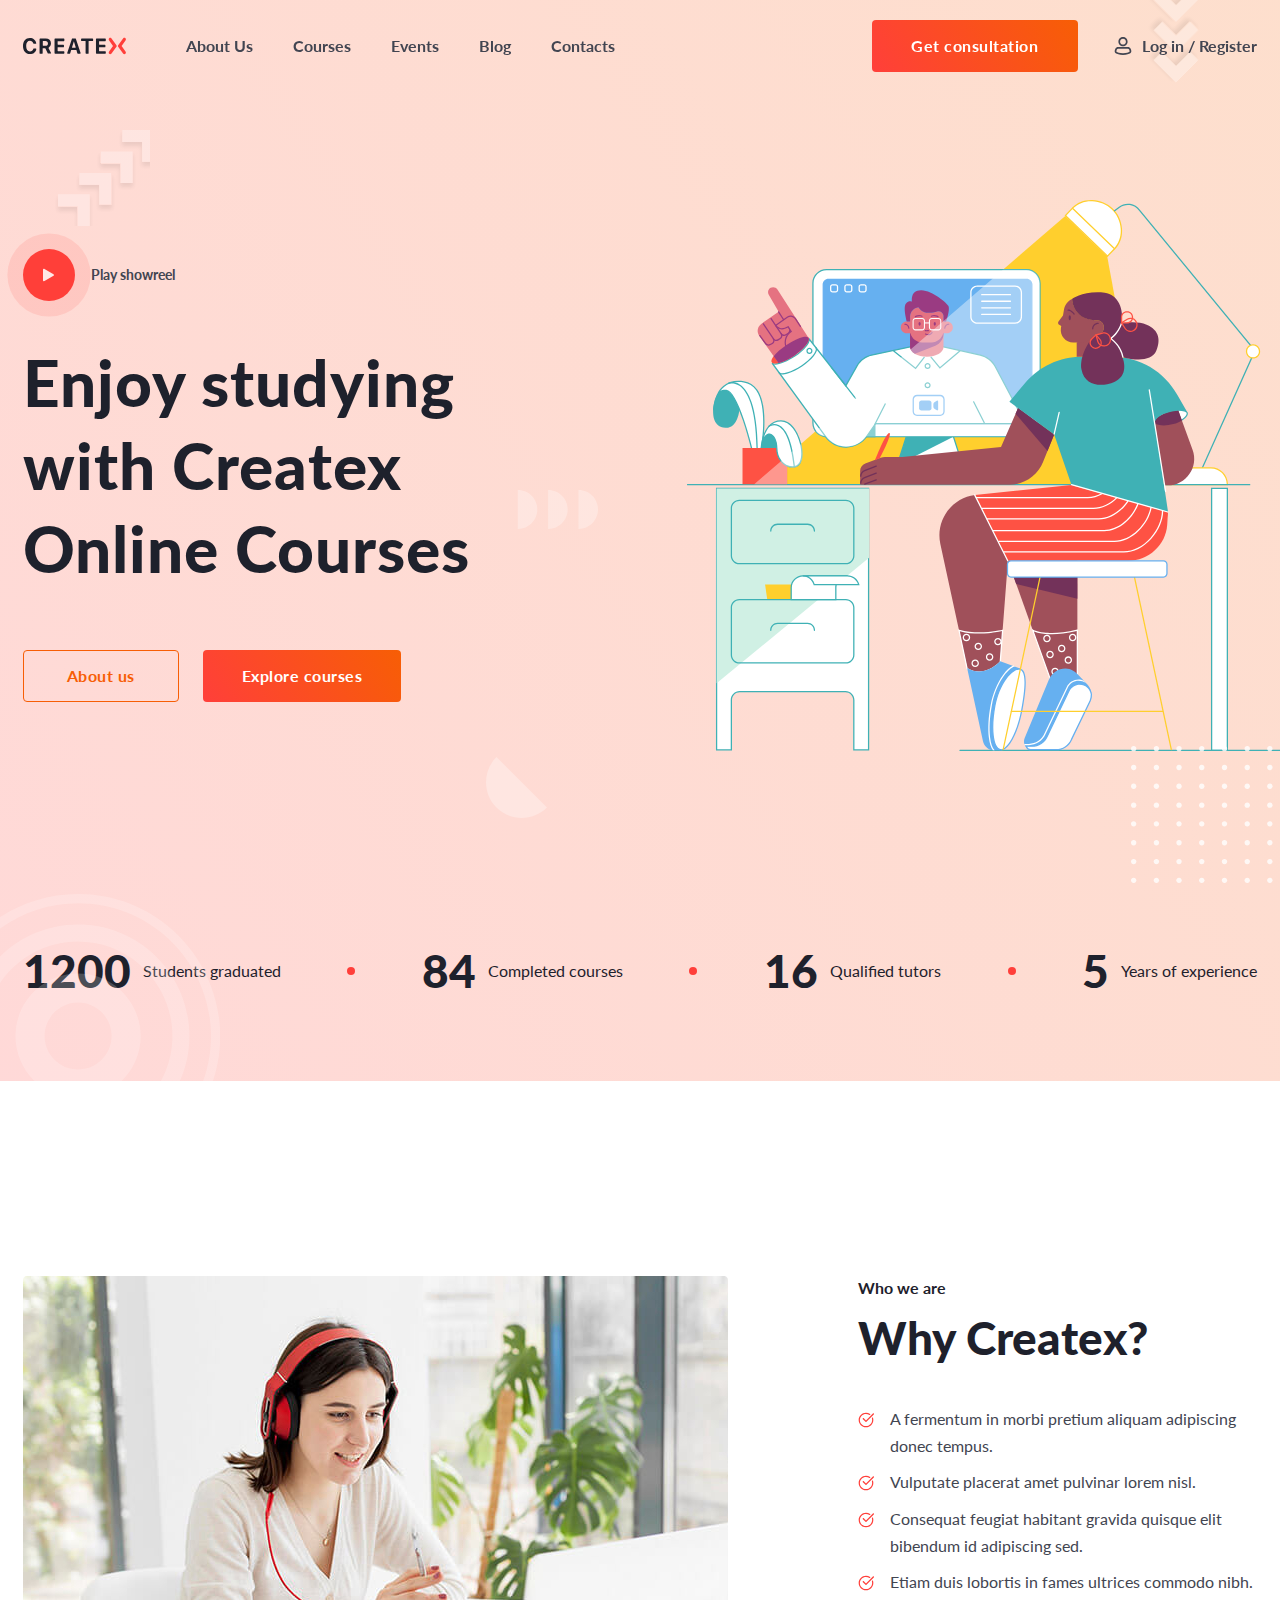
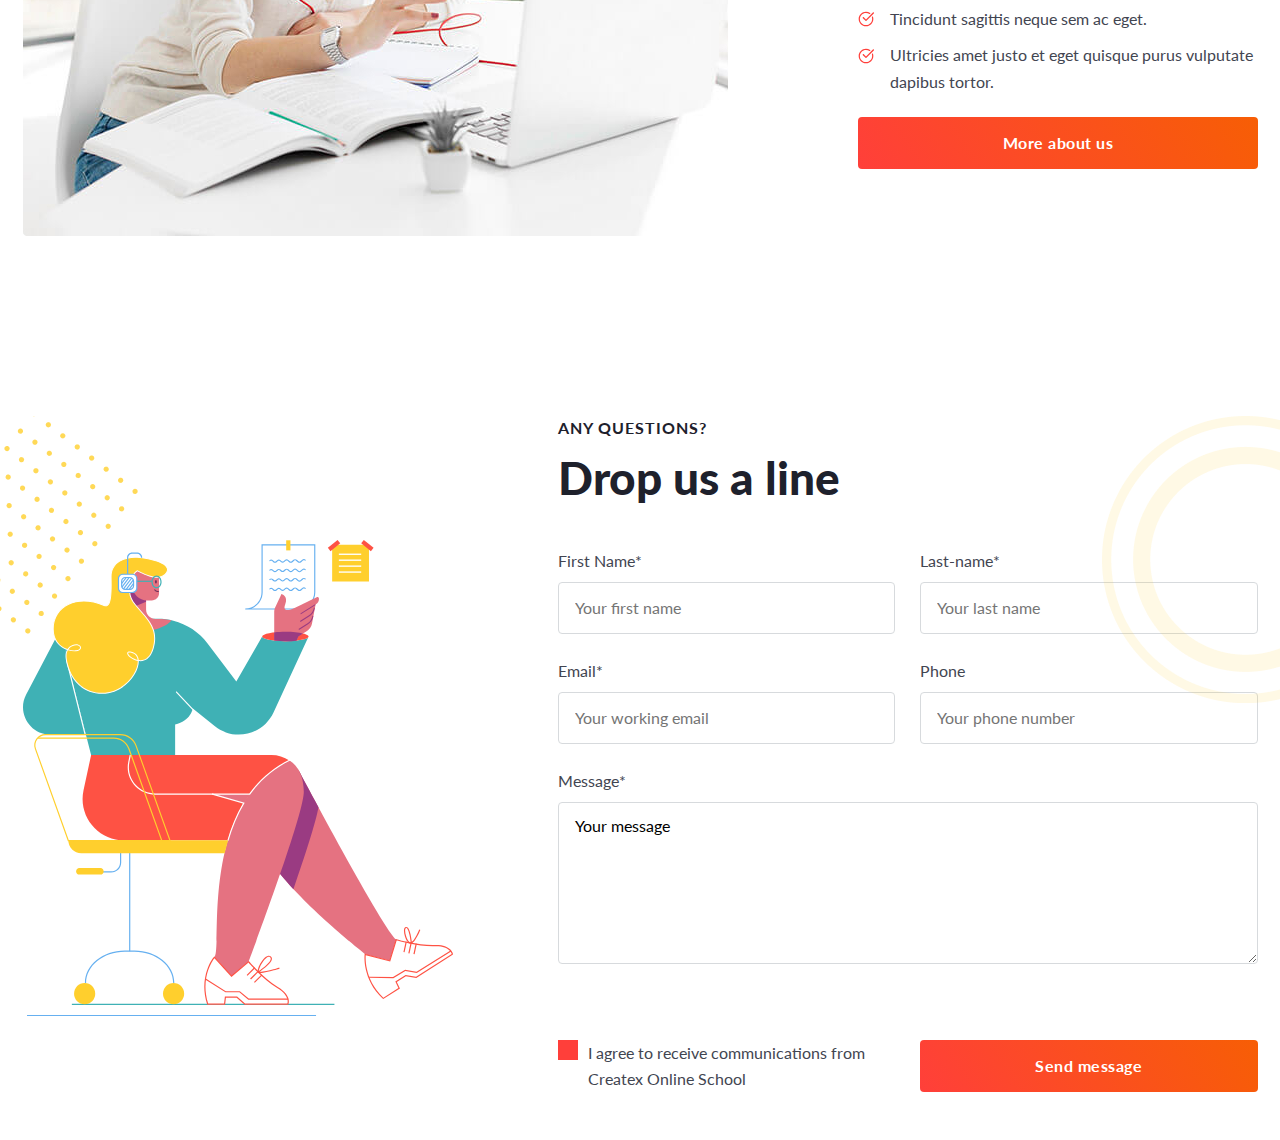
<file: index.html>
<!DOCTYPE html>
<html lang="en">
	<head>
		<meta charset="UTF-8">
		<meta http-equiv="X-UA-Compatible" content="IE=edge">
		<meta name="viewport" content="width=device-width, initial-scale=1.0">
		<link rel="stylesheet" href="css/reset.css">
		<link rel="stylesheet" href="css/style.css">
		<link rel="stylesheet" href="css/draft.css">
		<title>lesson 17</title>
	</head>
	<body>
		<div class="wrapper">
			<header class="header">
				<div class="header__container">
					<a href="#" class="header__logo">
						<img src="img/Logo/logo.svg" alt="logo">
					</a>
					<nav class="header__menu menu">
						<ul class="menu__list">
							<li class="menu__item">
								<a href="#" class="menu__link">About Us</a>
							</li>
							<li class="menu__item">
								<a href="#" class="menu__link">Courses</a>
							</li>
							<li class="menu__item">
								<a href="#" class="menu__link">Events</a>
							</li>
							<li class="menu__item">
								<a href="#" class="menu__link">Blog</a>
							</li>
							<li class="menu__item">
								<a href="#" class="menu__link">Contacts</a>
							</li>
						</ul>
					</nav>
					<div class="header__action action-header">
						<form action="#" class="action-header__form" method="post" enctype="multipart/form-data">
							<button class="action-header__button button"><span>Get consultation</span></button>
							<a href="" class="action-header__register">Log in / Register</a>
						</form>
					</div>

				</div>
			</header>
			<main class="page">
				<section class="page__main main-block">
					<div class="main-block__container">
						<div class="main-block__body body-main">
							<div class="body-main__content">
								<a href="#" class="body-main__play"><span>Play showreel</span></a>	
								<h1 class="body-main__title">Enjoy studying with Createx Online Courses</h1>
								<div class="body-main__action">
									<form action="#" class="body-main__about-us about-us-block">
										<button class="about-us-block__button button button__border"><span>About us</span></button>
									</form>
									<form action="#" class="body-main__explore-course explore-course-block">
										<button class="explore-course-block__button button"><span>Explore courses</span></button>
									</form>
								</div>
							</div>
							<div class="body-main__media">
								<img src="img/content/page.svg" alt="illustration" class="body-main__image">
							</div>							
						</div>
						<div class="main-block__info info-block">
							<div class="info-block__item">
								<div class="info-block__value">1200</div>
								<div class="info-block__text">Students graduated</div>
							</div>
							<div class="achievements-main__circle"></div>
							<div class="info-block__item">
								<div class="info-block__value">84</div>
								<div class="info-block__text">Completed courses</div>
							</div>
							<div class="achievements-main__circle"></div>
							<div class="info-block__item">
								<div class="info-block__value">16</div>
								<div class="info-block__text">Qualified tutors</div>
							</div>
							<div class="achievements-main__circle"></div>
							<div class="info-block__item">
								<div class="info-block__value">5</div>
								<div class="info-block__text">Years of experience</div>
							</div>
						</div>					
					</div>
					<div class="main-block__decor decor-block">
						<div class="decor-block__item decor-block__item--1"></div>
						<div class="decor-block__item decor-block__item--2"></div>
						<div class="decor-block__item decor-block__item--3"></div>
						<div class="decor-block__item decor-block__item--4"></div>
						<div class="decor-block__item decor-block__item--5"></div>
						<div class="decor-block__item decor-block__item--6"></div>
					</div>

				</section>
				<section class="page__who-we-are who-we-are">
					<div class="body-who-we-are__container">
						<div class="who-we-are__body body-who-we-are" 	>
							<div class="body-who-we-are__image">
								<img src="img/content/who-we-are/girl.jpg" alt="photo" class="body-who-we-are__media">
							</div>
							<div class="body-who-we-are__content">
								<div class="body-who-we-are__big-title title-big">								
									<h2 class="title-big__sub-title">
										Who we are
									</h2>
									<h2 class="title-big__re-title">
										Why Createx?
									</h2>									
								</div>
								<ul class="body-who-we-are__list list-who-we-are">
									<li class="list-who-we-are__text">
										<p>A fermentum in morbi pretium aliquam adipiscing donec tempus.</p>
									</li>
									<li class="list-who-we-are__text">
										<p>Vulputate placerat amet pulvinar lorem nisl.</p>
									</li>
									<li class="list-who-we-are__text">
										<p>Consequat feugiat habitant gravida quisque elit bibendum id adipiscing sed.</p>
									</li>
									<li class="list-who-we-are__text">
										<p>Etiam duis lobortis in fames ultrices commodo nibh.</p>
									</li>
									<li class="list-who-we-are__text">
										<p>Tincidunt sagittis neque sem ac eget.</p>
									</li>
									<li class="list-who-we-are__text">
										<p>Ultricies amet justo et eget quisque purus vulputate dapibus tortor.</p>
									</li>
								</ul>
								<form action="#" class="body-who-we-are__action explore-course-block">
									<button class="explore-course-block__button button"><span>More about us</span></button>
								</form>							
							</div>
						</div>
					</div>
					<div class="who-we-are__decor decor-who-we-are">
						<div class="decor-who-we-are__item decor-who-we-are__item--dots"></div>
						<div class="decor-who-we-are__item decor-who-we-are__item--circle"></div>
					</div>
				</section>
				<section class="page__home home-block">
					<div class="home-block__container">
						<div class="home-block__body">
							<div class="home-block__media">
								<div class="home-block__image">
									<img src="img/content/content.svg" alt="picture">
								</div>
							</div>
							<div class="home-block__content">
								<div class="home-block__title title">
									<h2 class="title__small">Any questions?</h2>
									<h1 class="title__main">Drop us a line</h1>
								</div>
								<div class="home-block__forms">
									<form action="#" class="home-block__form form-block-home" method="get" enctype="multipart/form-data">
										<div class="form-block-home__line">
											<label for="first-name" class="form-block-home__label">First Name*</label>
											<input id="first-name" class="form-block-home__input" type="text" name="first-name"  placeholder="Your first name" autocomplete="off" required >
										</div>
										<div class="form-block-home__line">
											<label for="last-name" class="form-block-home__label">Last-name*</label>
											<input id="last-name" class="form-block-home__input" type="text" name="last-name"  placeholder="Your last name" autocomplete="off" required >
										</div>
										<div class="form-block-home__line">
											<label for="email-01" class="form-block-home__label">Email*</label>
											<input id="email-01" class="form-block-home__input" type="email" name="email"  placeholder="Your working email" autocomplete="off" required >
										</div>
										<div class="form-block-home__line">
											<label for="tell-01" class="form-block-home__label">Phone</label>
											<input id="tell-01" class="form-block-home__input" type="tel" name="tell"  placeholder="Your phone number" autocomplete="off" required >
										</div>
										<div class="form-block-home__line form-block-home__line--area">
											<label for="area" class="form-block-home__label">Message*</label>
											<textarea id="area" class="form-block-home__area" name="massage" autocomplete="off" >Your message</textarea>
										</div>
										<div class="form-block-home__line form-action">
											<div class="form-action__checkbox checkbox">
												<input id="check" class="checkbox__input" type="checkbox" name="car">
												<label for="check" class="checkbox__label"><span>I agree to receive communications from Createx Online School</span></label>
											</div>
											<div class="form-block-home__line form-block-home__line--button">														
												<button class="form-block-home__button button"><span>Send message</span></button>				
											</div>	
										</div>											
									</form>
								</div>
								
							</div>
						</div>
					</div>
				</section>	
						
			</main>

			<footer class="footer"></footer>

		
		</div>		
	</body>
</html>
</file>
<file: css/style.css>
@import url("https://fonts.googleapis.com/css?family=Lato:regular,700,900&display=swap ");

body{
	font-family: "lato";
	color: #424551;
	
}
.wrapper{
	overflow: hidden;
	min-height: 100%;
	position: relative;
	display: flex;
	flex-direction: column;
}
.wrapper > main{
	flex-grow: 1;
}
/*=============================================*/

[class*="__container"]{
	max-width: 1265px;
	margin: 0 auto;
	padding: 0 15px;
}
/*=============================*/
.header {
	position: fixed;
	top: 0;
	left: 0;
	width: 100%;
	align-items: center;
	padding: 20px 0px;
	z-index: 100;
}
.page {}

/*------------------------------------------------------*/
.header__container {
	display: flex;
	gap: 60px;	
	align-items: center;
	
}

.header__logo :hover{
	transform: scale(1.5);
}

.header__menu {
	flex: 0 1 63.585%;
}

.menu {
	font-style: normal;
	font-weight: 700;
	line-height: 160%;
}
.menu__list {
	display: flex;
	row-gap: 10px;
	column-gap: 40px;
	flex-wrap: wrap;
}

.menu__link:hover {
	text-decoration: underline;
	font-size: 20px;
}

.header__action {
	flex: 0 0 31.256%;
}

.action-header {}
.action-header__form {
	display: flex;
	gap: 36px;
	align-items: center;
	

}
.action-header__button {
	flex: 0 0 53.3679%;
}
.action-header__register {
	font-style: normal;
	font-weight: 700;
	line-height: 160%;
	padding-left: 28px;
	background: url("../img/icons/person.svg") left no-repeat;

}
.action-header__register:hover{
	text-decoration: underline;	
	color: red;	

}

.button {}

/*-------------------------------------------------------*/

.page__main {}
.main-block {
	position: relative;
	padding: 200px 0px 80px 0px;
	margin-bottom: 195px;
	background: linear-gradient(55.95deg, rgba(255, 65, 59, 0.2) 0%, rgba(247, 94, 5, 0.2) 100%);
}
	.main-block__container {}
		.main-block__body {
			margin: 0px 0px 190px 0px ;
		}
		.body-main {
			display: flex;
		}
			.body-main__content {
				flex: 0 1 50%;
				padding-right: 40px;
				align-self: center;
			}
				.body-main__play {
					font-weight: 700;
					font-size: 14px;
					line-height: 150%;
					display: inline-flex;
					align-items: center;
					gap: 16px;
					position: relative;
				}
				.body-main__play:not(:last-child){
					margin-bottom: 40px;
				}
				.body-main__play::before{
					content: "";
					flex: 0 0 52px;
					width: 52px;
					height: 52px;
					border-radius: 50%;
					background:  #FF3F3A url('../img/icons/Play.svg') center no-repeat ;
				}
				.body-main__play::after{
					content: "";
					position: absolute;
					top: 0;
					left: 0;
					width: 52px;
					height: 52px;
					border-radius: 50%;
					background:  #FF3F3A;
					opacity: 0.12;
					transform: scale(1.6);
					animation: play-circle 1s infinite ease;
				}
				@keyframes play-circle{
					0%{
						transform: scale(1.6);
					}
					100%{
						opacity: 0;
						transform: scale(3);
					}
				}
				.body-main__play:hover::after{
					animation-play-state: paused;
				}

				.body-main__title {
					font-weight: 900;
					font-size: 64px;
					line-height: 130%;
					letter-spacing: 1px;
					color: #1E212C;
				}
				.body-main__title:not(:last-child) {
					margin-bottom: 60px;
				}
				.body-main__action {
					display: flex;
					align-items: center;
					gap: 24px;
				}
				.body-main__action:not(:last-child){
					margin-bottom: 60px;
				}
					
					.about-us-block {}
						.about-us-block__button {}
						.button {}
						.button__border {}
					.body-main__explore-course {}
					.explore-course-block {}
						.explore-course-block__button {}
			.body-main__media {
				flex: 0 1 50%;
			}
				.body-main__image {
					max-width: 107.8%;
					transform: translate(7.8%, 0px);
					
				}
		.main-block__info {}
		.info-block {
			display: flex;
			justify-content: space-between;
			align-items: center;
			gap: 20px;
		}
			.info-block__item {
				color: #1E212C;
				display: flex;
				align-items: center;
				gap: 12px	;
			}
			.achievements-main__circle{
				background: #FF3F3A;
				flex: 0 0 8px;	
				height: 8px;
				border-radius: 50%;
			}
				.info-block__value {
					font-weight: 900;
					font-size: 46px;
					line-height: 130%;
					align-items: center;
					text-align: center;
				}
				.info-block__text {
					font-weight: 400;				
					line-height: 160%;
					
				}
	
	.main-block__decor {}
	.decor-block {
		position: absolute;
		width: 100%;
		height: 100%;
		top: 0;
		left: 0;
	}
		.decor-block__item {
			position: absolute;
		}
		.decor-block__item--1 {
			background: url('../img/decor/page/1.svg')0 0 no-repeat;
			width: 96px;
			height: 96px;
			top: 12%;
			left: 4.2%;
		}
		.decor-block__item--2 {
			background: url('../img/decor/page/2.svg')0 0 no-repeat;
			width: 284px;
			height: 284px;
			bottom: -9%;
			left: -5%;
		}
		.decor-block__item--3 {
			background: url('../img/decor/page/3.svg')0 0 no-repeat;
			width: 61px;
			height: 61px;
			top:70%;
			left: 38%;
		}
		.decor-block__item--4 {
			background: url('../img/decor/page/4.svg')0 0 no-repeat;
			width:88px;
			height: 47px;
			top: 45%;
			left: 40%;
		}
		.decor-block__item--5 {
			background: url('../img/decor/page/5.svg')0 0 no-repeat;
			width:187px;
			height: 137px;
			top: 69%;
			right: -3%;
		}
		.decor-block__item--6 {
			background: url('../img/decor/page/1.svg')0 0 no-repeat;
			width: 110px;
			height: 110px;
			transform: rotate(135deg);
			top: -4%;
			left: 87%;
		}
		*/
		/*==============================================*/
		.who-we-are {
			position: relative;
			padding: 0px 0px 180px 0px ;
		}
		.who-we-are__container {}
		.who-we-are__body {
			margin: 0px 0px 180px 0px ;
		}
		
		.body-who-we-are {
			display: flex;
			
		}
		.body-who-we-are__image{
			flex: 0 1 80.33%;
			
		}
		.body-who-we-are__image img {
			max-width: 100%;
		}
			
		.body-who-we-are__content {
			flex: 0 1 auto;
			padding-left: 130px;
		
		}
		.title-big{
			color: #1E212C;
			margin-bottom: 40px;
		}
		.title-big h2:not(:last-child){
			margin-bottom: 8px;
		}
		
		.title-big__sub-title {  
			font-weight: 700;
			line-height: 150%;
		}
		.title-big__re-title {
			font-weight: 900;
			font-size: 46px;
			line-height: 130%;
		}
		.body-who-we-are__list {
			font-weight: 400;
			line-height: 1.7;
			margin-bottom: 22px;
		}
		
		.list-who-we-are__text:not(:last-child) {
			margin-bottom: 12px;	
		}
		.list-who-we-are__text::before{
			content: "";
			display: inline-block;
			width: 16px;
			height: 16px;
			background: url('../img/icons/check.svg') 0 0 no-repeat;
		}
		p{
			margin: -30px 0px 0px 32px;
		}
		.list-who-we-are__text:hover:before{
			transition: all 0.8s ease 0s;
			transform: scale(1.8);
		}
		
		.body-who-we-are__action {}
		.body-who-we-are__button {}
		
		.decor-who-we-are{
			position: relative;
		width: 100%;
		height: 100%;
		top: 0;
		left: 0;
		
		
		
	

		}
		.decor-who-we-are__item {
			position: absolute;
		}
		.decor-who-we-are__item--dots {
			background: url('../img/decor/who-we-are/dots.png')0 0 no-repeat;
			width: 215px;
			height: 220px;
			top: 50%;
			left: -6%;
		}
		.decor-who-we-are__item--circle {
		
			background: url('../img/decor/who-we-are/Circle.png')0 0 no-repeat;
			width: 287px;
			height: 287px;
			top: 48%;
			right: -8.5%;
		}
		
/*-----------------------------------------------------------------*/
.page__home {}

.home-block {}
.home-block__container {}
.home-block__body {
	display: flex;
	justify-content: space-between;
	gap: 105px;
	align-items: center;
	
	

}
.home-block__media {}
.home-block__image {

	
}
img{
	max-width: 100%;
}
.home-block__content {
	flex: 0 0 56.626%;
}
.home-block__title {}
.home-block__action {
	display: flex;
	justify-content: space-between;

	
}
.home-block__text {
	flex: 0 0  44.681%;
}


.form-block-home__line--button {
	
}

.title {
	color: #1E212C;
	font-style: normal;
	margin-bottom: 40px;
}
.title__small {	  
   font-weight: 700;
   line-height: 150%;
	letter-spacing: 1px;
	text-transform: uppercase;
	margin-bottom: 8px;
}
.title__main {	
	font-weight: 900;
	font-size: 46px;
	line-height: 130%;
}

.home-block__forms {
	margin-bottom: 48px;
	
}
.home-block__form {

	font-style: normal;
	font-weight: 400;
	display: flex;
	justify-content: space-between;
	flex-wrap: wrap;
	row-gap: 24px;
	line-height: 1.63;
	
}

.form-block-home {
	flex: 0 0 48.227%;

}
.form-block-home__line {
	flex: 0 0 48.226%;

	
}
.form-block-home__line--area {
	
	flex: 0 0 100%;
	margin-bottom: 45px;

	
}
.form-block-home__label {
	display: block;
	margin-bottom: 8px;

	
	
}
.form-block-home__input {
	border: 1px solid #D7DADD;
	border-radius: 4px;
	color: black;
	height: 52px;
	padding: 13px 16px;

}
.form-block-home__area {
	color: black;
	border: 1px solid #D7DADD;
	border-radius: 4px;
	width: 100%;
	padding: 13px 16px;
	min-height: 162px;
	max-height: 400px;
	resize: vertical;

}


.form-block-home__line--button{
	flex: 0 0 48.226%;
}
.button {
	width: 100%;
	
	
}
.form-action{
	flex: 0 0 100%;
	display: flex;
	gap: 50px;
	
}
.form-action__checkbox{
	
}
.checkbox {
	position: relative;
}
.checkbox__input {
	position: absolute;
	width: 0;
	height: 0;
	opacity: 0;
}
.checkbox__input:focus+.checkbox__label{
	outline: 1px solid white;
	border-radius: 5px;
}
.checkbox__input:checked+.checkbox__label::before{
	background: #FF3F3A url('../img/icons/check-main.svg') center / 80% no-repeat;
}
.checkbox__label {
	cursor: pointer;
	display: inline-flex;
	gap: 10px;	
}
.checkbox__label::before{
	content: "";
	flex: 0 0 20px;
	width: 20px;
	height: 20px;
	background-color: #FF3F3A;
}
.checkbox__text {
	align-self: center;
}
/*=====================================*/

@media (max-width:899.98px) {
	.header {
		position: absolute;
	}
	.main-block__body,
	.body-who-we-are ,
	.home-block__body {
		flex-wrap: wrap;
		justify-content: space-around;
		gap: 0;
		
	}
	.body-main__content,
	.body-main__media{
		flex: 1 0 100%;
	}
	.body-main__title {
		text-align: center;
	}
	.body-who-we-are__media{
		
	}
	.body-who-we-are__image,
	.body-main__image,
	.home-block__image{
		flex: 0 1 auto;
		
	}
	.body-main__image {
		max-width: 100%;
		transform: translate(0%, 0px);
		
	}
	.body-main__action{
		margin-bottom: 10px;

	}
	.main-block,
	.body-who-we-are{
		margin-bottom: 50px;
	}
	.home-block__content{
		flex: 1 1 auto;
	}
}
@media (max-width:767.98px) {
	.header__container,
	.main-block__info  {
		flex-direction: column;
		align-items: stretch;
		gap: 0px;	
			
	}
	.body-main__title {
		font-size: 40px;
	
	}
	.body-main__about-us {
		flex: 0 1 50%;
	}
	.body-main__explore-course {
		flex: 0 1 50%;
	}
	.page__main {
		margin-bottom: 0;

	}
	.body-who-we-are__content{
		padding-left: 0;
	}
	.form-block-home__line {
		flex-direction: column;
	}

	
}
</file>
<file: css/draft.css>
/*Button*/
.button{
	background: linear-gradient(55.95deg, #FF3F3A 0%, #F75E05 100%);
   border-radius: 4px;
	color: #FFFFFF;
	letter-spacing: 0.5px;
	font-weight: 700;
	line-height: 1.25;
	display: inline-block;
	position: relative;
	padding: 16px 39px;
}
.button span{
	position: relative;
	z-index: 2;
}
.button::before{
	content: "";
	position: absolute;
	width: 100%;
	height: 100%;
	top: 0;
	left: 0;
	transition: opacity 0.3s ease 0s;
	opacity: 0;
	border-radius: 4px;
	background: linear-gradient(55.95deg, #6e1e1c 0%, #c5632b 100%);
}
.button:hover::before{
	opacity: 1;
}

.button__border{
	background: transparent;
	border: 1px solid #F75E05;
	color: #F75E05;
	padding: 15px 43px;
	transition: all 0.5s ease 0s;
}
.button__border:hover{
	background-color: #F75E05;
	border: 1px solid #F75E05;
	color: white;
}
/*=================================================*/
</file>
